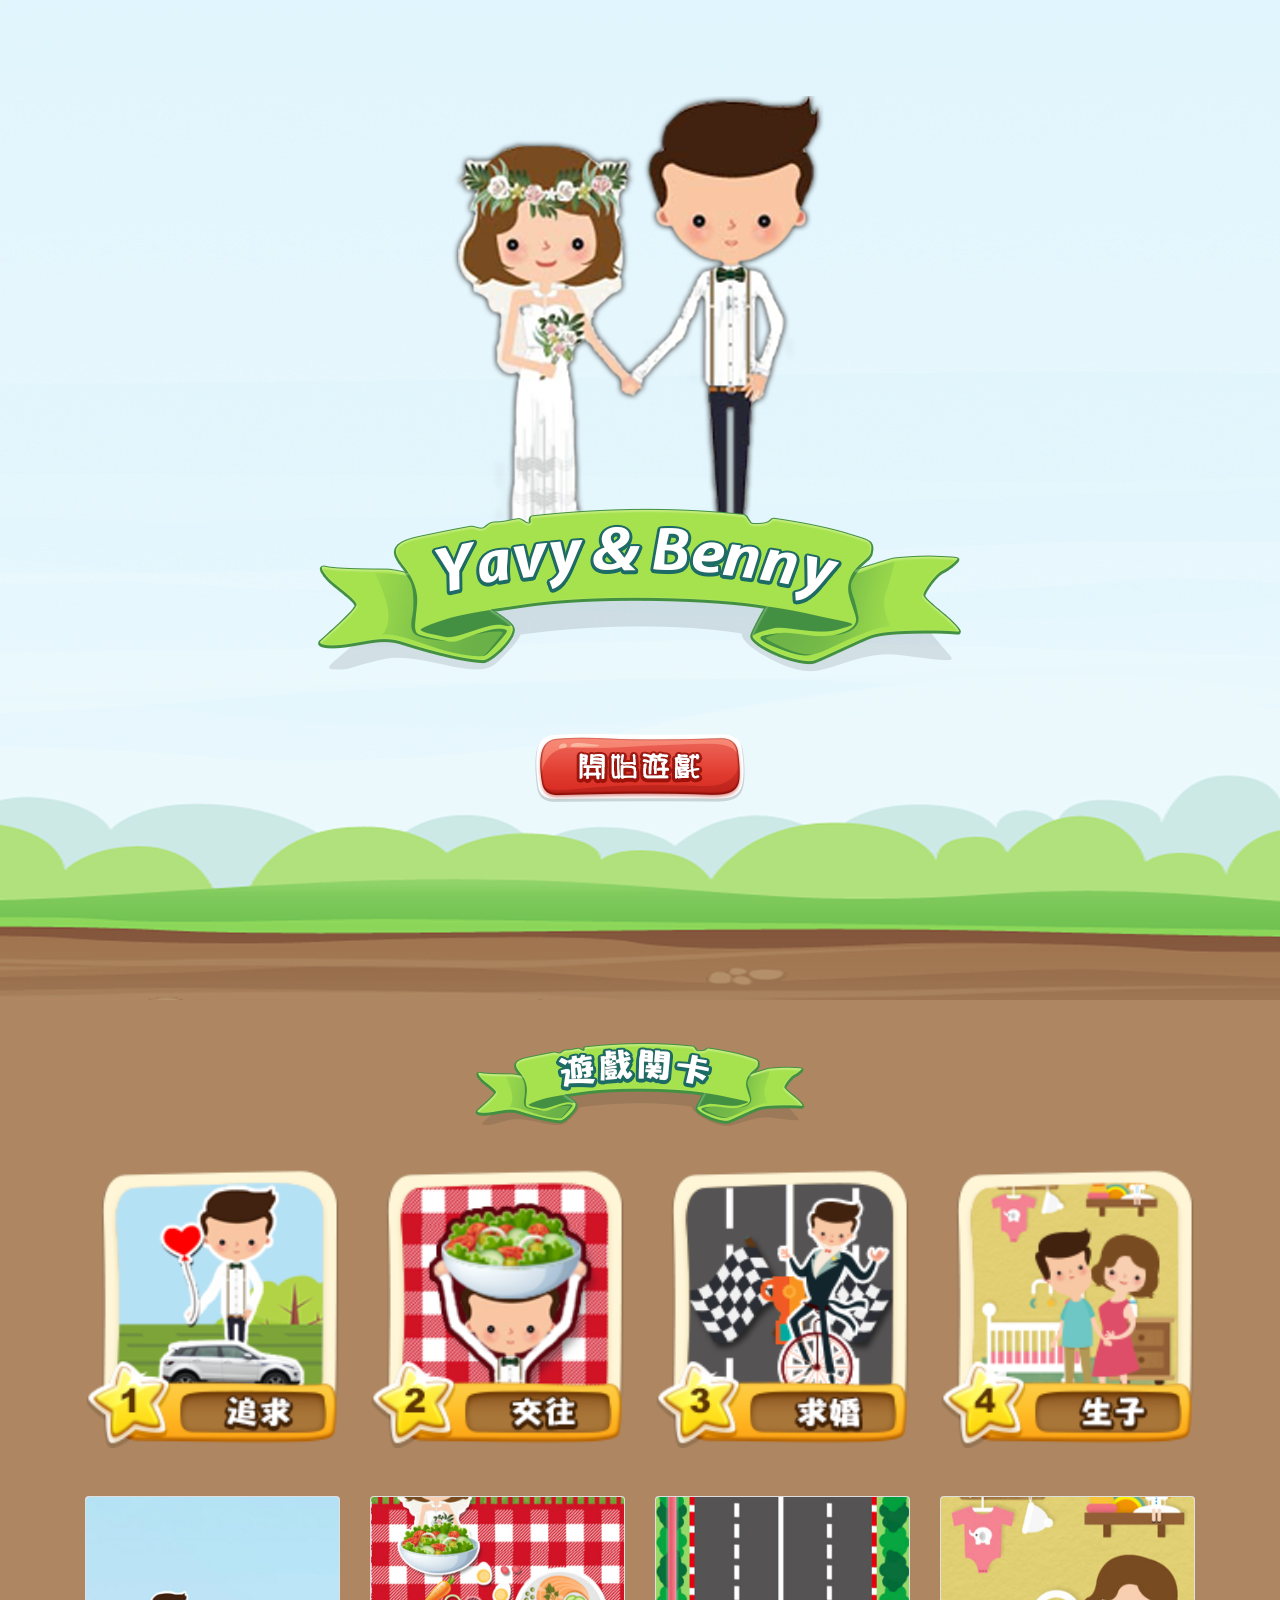
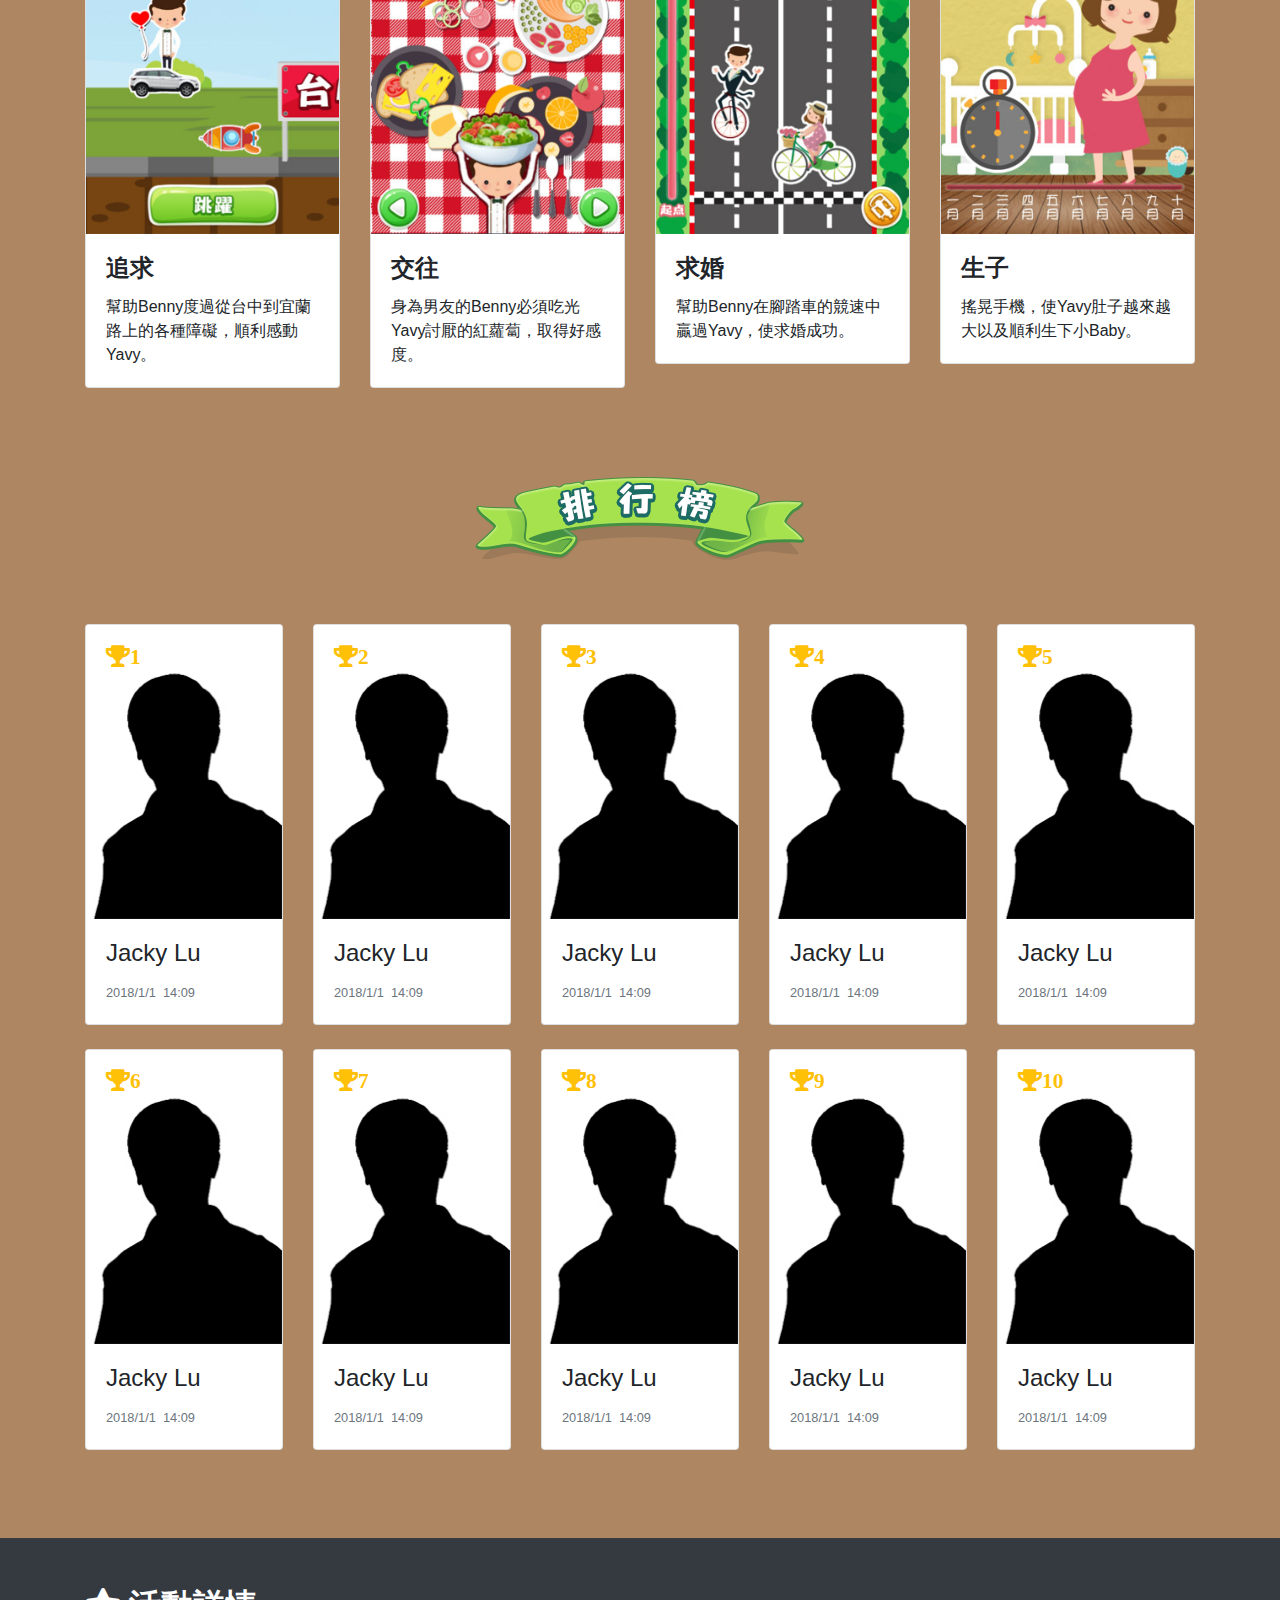
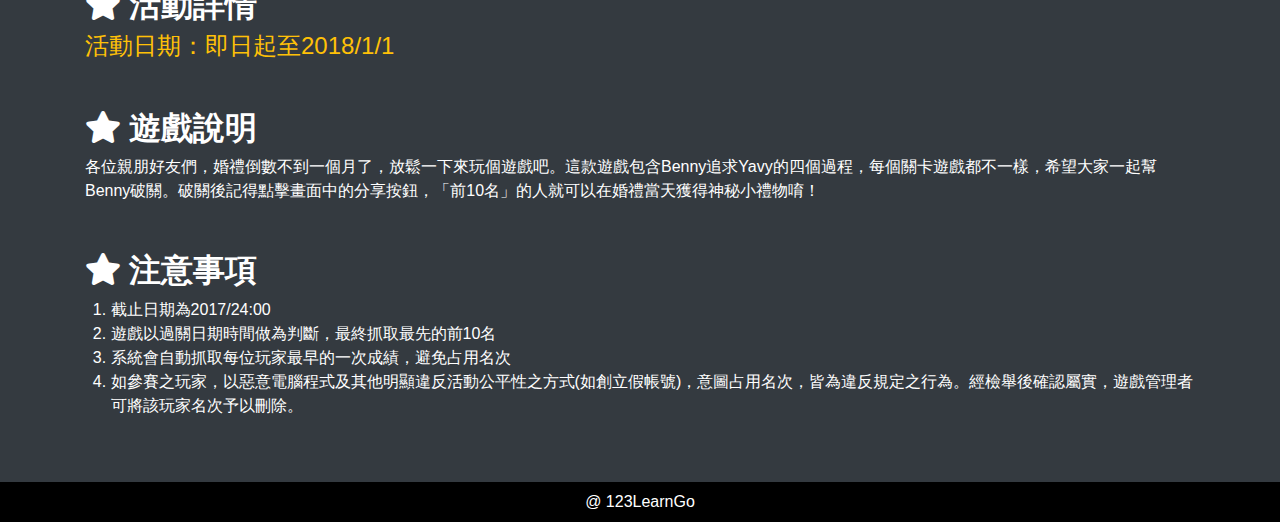
<file: 履歷/index.html>
<!DOCTYPE html>
<html lang="en">
<head>
    <meta charset="UTF-8">
    <meta name="viewport" content="width=device-width, initial-scale=1.0">
    <meta http-equiv="X-UA-Compatible" content="ie=edge">
    <title>婚禮遊戲</title>
    <!-- css文件載入 -->
    <link rel="stylesheet" href="./css/bootstrap.min.css">
    <link href="https://use.fontawesome.com/releases/v5.0.6/css/all.css" rel="stylesheet">
    <link rel="stylesheet" href="./css/style.css">
</head>
<body>
<!-- 遊戲封面/start -->
<header class="container mt-5">
    <div class="row">
        <div class="col-12">
            <img src="./images/role.png" alt="婚禮遊戲" class="img-fluid mx-auto d-block mt-5">
            <a href="#" target="_blank">
                <img src="./images/start.png" alt="game start" class="mx-auto d-block mt-5 start-btn">
            </a>
        </div>
    </div>
</header>
<!-- 遊戲封面/end -->
<!-- 遊戲關卡/start -->
<section class="container game-content">
    <div class="row">
        <div class="col-12 mb-3">
            <img src="./images/MenuText.png" alt="遊戲關卡" class="img-fluid mx-auto d-block">
        </div>
        <div class="col-6 col-md-3">
            <img src="./images/Menu1.png" alt="第一關" class="img-fluid mx-auto d-block w-100">
        </div>
        <div class="col-6 col-md-3">
            <img src="./images/Menu2.png" alt="第二關" class="img-fluid mx-auto d-block w-100">
        </div>
        <div class="col-6 col-md-3">
            <img src="./images/Menu3.png" alt="第三關" class="img-fluid mx-auto d-block w-100">
        </div>
        <div class="col-6 col-md-3">
            <img src="./images/Menu4.png" alt="第四關" class="img-fluid mx-auto d-block w-100">
        </div>
    </div>
</section>
<!-- 遊戲關卡/end -->
<!-- 遊戲說明/start -->
<section class="container mt-5 pb-3">
    <div class="row">
        <div class="col-12 col-sm-6 col-md-3 mb-4">
            <div class="card">
                <img src="./images/level-1.jpg" alt="關卡1場景" class="card-img-top">
                <div class="card-body">
                    <h4 class="card-title">
                        <strong>追求</strong>
                    </h4>
                    <p class="card-text">幫助Benny度過從台中到宜蘭路上的各種障礙，順利感動Yavy。</p>
                </div>
            </div>
        </div>
        <div class="col-12 col-sm-6 col-md-3 mb-4">
            <div class="card">
                <img src="./images/level-2.jpg" alt="關卡2場景" class="card-img-top">
                <div class="card-body">
                    <h4 class="card-title">
                        <strong>交往</strong>
                    </h4>
                    <p class="card-text">身為男友的Benny必須吃光Yavy討厭的紅蘿蔔，取得好感度。</p>
                </div>
            </div>
        </div>
        <div class="col-12 col-sm-6 col-md-3 mb-4">
            <div class="card">
                <img src="./images/level-3.jpg" alt="關卡3場景" class="card-img-top">
                <div class="card-body">
                    <h4 class="card-title">
                        <strong>求婚</strong>
                    </h4>
                    <p class="card-text">幫助Benny在腳踏車的競速中贏過Yavy，使求婚成功。</p>
                </div>
            </div>
        </div>
        <div class="col-12 col-sm-6 col-md-3 mb-4">
            <div class="card">
                <img src="./images/level-4.jpg" alt="關卡4場景" class="card-img-top">
                <div class="card-body">
                    <h4 class="card-title">
                        <strong>生子</strong>
                    </h4>
                    <p class="card-text">搖晃手機，使Yavy肚子越來越大以及順利生下小Baby。</p>
                </div>
            </div>
        </div>
    </div>
</section>
<!-- 遊戲說明/end -->
<!-- 排行榜/start -->
<section class="container mt-5 pb-3">
    <div class="row">
        <div class="col-12 mb-5">
            <img src="./images/ranking.png" alt="排行榜" class="img-fluid mx-auto d-block mb-3">
        </div>
    </div>
    <div class="card-deck mb-4">
        <div class="card">
            <img src="./images/ranking-role.jpg" alt="頭像" class="card-img-top">
            <div class="card-img-overlay">
                <i class="fas fa-trophy fa-lg text-warning" aria-hidden="true">1</i>
            </div>
            <div class="card-body">
                <h4 class="card-title">Jacky Lu</h4>
                <small class="text-muted">2018/1/1&nbsp;&nbsp;14:09</small>
            </div>
        </div>
        <div class="card">
            <img src="./images/ranking-role.jpg" alt="頭像" class="card-img-top">
            <div class="card-img-overlay">
                <i class="fas fa-trophy fa-lg text-warning" aria-hidden="true">2</i>
            </div>
            <div class="card-body">
                <h4 class="card-title">Jacky Lu</h4>
                <small class="text-muted">2018/1/1&nbsp;&nbsp;14:09</small>
            </div>
        </div>
        <div class="card">
            <img src="./images/ranking-role.jpg" alt="頭像" class="card-img-top">
            <div class="card-img-overlay">
                <i class="fas fa-trophy fa-lg text-warning" aria-hidden="true">3</i>
            </div>
            <div class="card-body">
                <h4 class="card-title">Jacky Lu</h4>
                <small class="text-muted">2018/1/1&nbsp;&nbsp;14:09</small>
            </div>
        </div>
        <div class="card">
            <img src="./images/ranking-role.jpg" alt="頭像" class="card-img-top">
            <div class="card-img-overlay">
                <i class="fas fa-trophy fa-lg text-warning" aria-hidden="true">4</i>
            </div>
            <div class="card-body">
                <h4 class="card-title">Jacky Lu</h4>
                <small class="text-muted">2018/1/1&nbsp;&nbsp;14:09</small>
            </div>
        </div>
        <div class="card">
            <img src="./images/ranking-role.jpg" alt="頭像" class="card-img-top">
            <div class="card-img-overlay">
                <i class="fas fa-trophy fa-lg text-warning" aria-hidden="true">5</i>
            </div>
            <div class="card-body">
                <h4 class="card-title">Jacky Lu</h4>
                <small class="text-muted">2018/1/1&nbsp;&nbsp;14:09</small>
            </div>
        </div>
    </div>
    <div class="card-deck mb-4">
        <div class="card">
            <img src="./images/ranking-role.jpg" alt="頭像" class="card-img-top">
            <div class="card-img-overlay">
                <i class="fas fa-trophy fa-lg text-warning" aria-hidden="true">6</i>
            </div>
            <div class="card-body">
                <h4 class="card-title">Jacky Lu</h4>
                <small class="text-muted">2018/1/1&nbsp;&nbsp;14:09</small>
            </div>
        </div>
        <div class="card">
            <img src="./images/ranking-role.jpg" alt="頭像" class="card-img-top">
            <div class="card-img-overlay">
                <i class="fas fa-trophy fa-lg text-warning" aria-hidden="true">7</i>
            </div>
            <div class="card-body">
                <h4 class="card-title">Jacky Lu</h4>
                <small class="text-muted">2018/1/1&nbsp;&nbsp;14:09</small>
            </div>
        </div>
        <div class="card">
            <img src="./images/ranking-role.jpg" alt="頭像" class="card-img-top">
            <div class="card-img-overlay">
                <i class="fas fa-trophy fa-lg text-warning" aria-hidden="true">8</i>
            </div>
            <div class="card-body">
                <h4 class="card-title">Jacky Lu</h4>
                <small class="text-muted">2018/1/1&nbsp;&nbsp;14:09</small>
            </div>
        </div>
        <div class="card">
            <img src="./images/ranking-role.jpg" alt="頭像" class="card-img-top">
            <div class="card-img-overlay">
                <i class="fas fa-trophy fa-lg text-warning" aria-hidden="true">9</i>
            </div>
            <div class="card-body">
                <h4 class="card-title">Jacky Lu</h4>
                <small class="text-muted">2018/1/1&nbsp;&nbsp;14:09</small>
            </div>
        </div>
        <div class="card">
            <img src="./images/ranking-role.jpg" alt="頭像" class="card-img-top">
            <div class="card-img-overlay">
                <i class="fas fa-trophy fa-lg text-warning" aria-hidden="true">10</i>
            </div>
            <div class="card-body">
                <h4 class="card-title">Jacky Lu</h4>
                <small class="text-muted">2018/1/1&nbsp;&nbsp;14:09</small>
            </div>
        </div>
    </div>
</section>
<!-- 排行榜/end -->
<!-- 活動辦法/start -->
<section class="bg-dark mt-5">
    <div class="container">
        <div class="row">
            <div class="col-12 pt-5 pb-5 text-white">
                <h2>
                    <i class="fas fa-star" aria-hidden="true">
                        <strong>活動詳情</strong>
                    </i>
                </h2>
                <h4 class="text-warning">活動日期：即日起至2018/1/1</h4>
                <h2 class="mt-5">
                    <i class="fas fa-star" aria-hidden="true">
                        <strong>遊戲說明</strong>
                    </i>
                </h2>
                <p>各位親朋好友們，婚禮倒數不到一個月了，放鬆一下來玩個遊戲吧。這款遊戲包含Benny追求Yavy的四個過程，每個關卡遊戲都不一樣，希望大家一起幫Benny破關。破關後記得點擊畫面中的分享按鈕，「前10名」的人就可以在婚禮當天獲得神秘小禮物唷！</p>
                <h2 class="mt-5">
                    <i class="fas fa-star" aria-hidden="true">
                        <strong>注意事項</strong>
                    </i>
                </h2>
                <ul class="game-rule">
                    <li>截止日期為2017/24:00</li>
                    <li>遊戲以過關日期時間做為判斷，最終抓取最先的前10名</li>
                    <li>系統會自動抓取每位玩家最早的一次成績，避免占用名次</li>
                    <li>如參賽之玩家，以惡意電腦程式及其他明顯違反活動公平性之方式(如創立假帳號)，意圖占用名次，皆為違反規定之行為。經檢舉後確認屬實，遊戲管理者可將該玩家名次予以刪除。</li>
                </ul>
            </div>
        </div>
    </div>
</section>
<!-- 活動辦法/end -->
<!-- 頁腳/start -->
<footer>
    <p class="text-white text-center mb-0">@ 123LearnGo</p>
</footer>
<!-- 頁腳/end -->
</body>
</html>
</file>
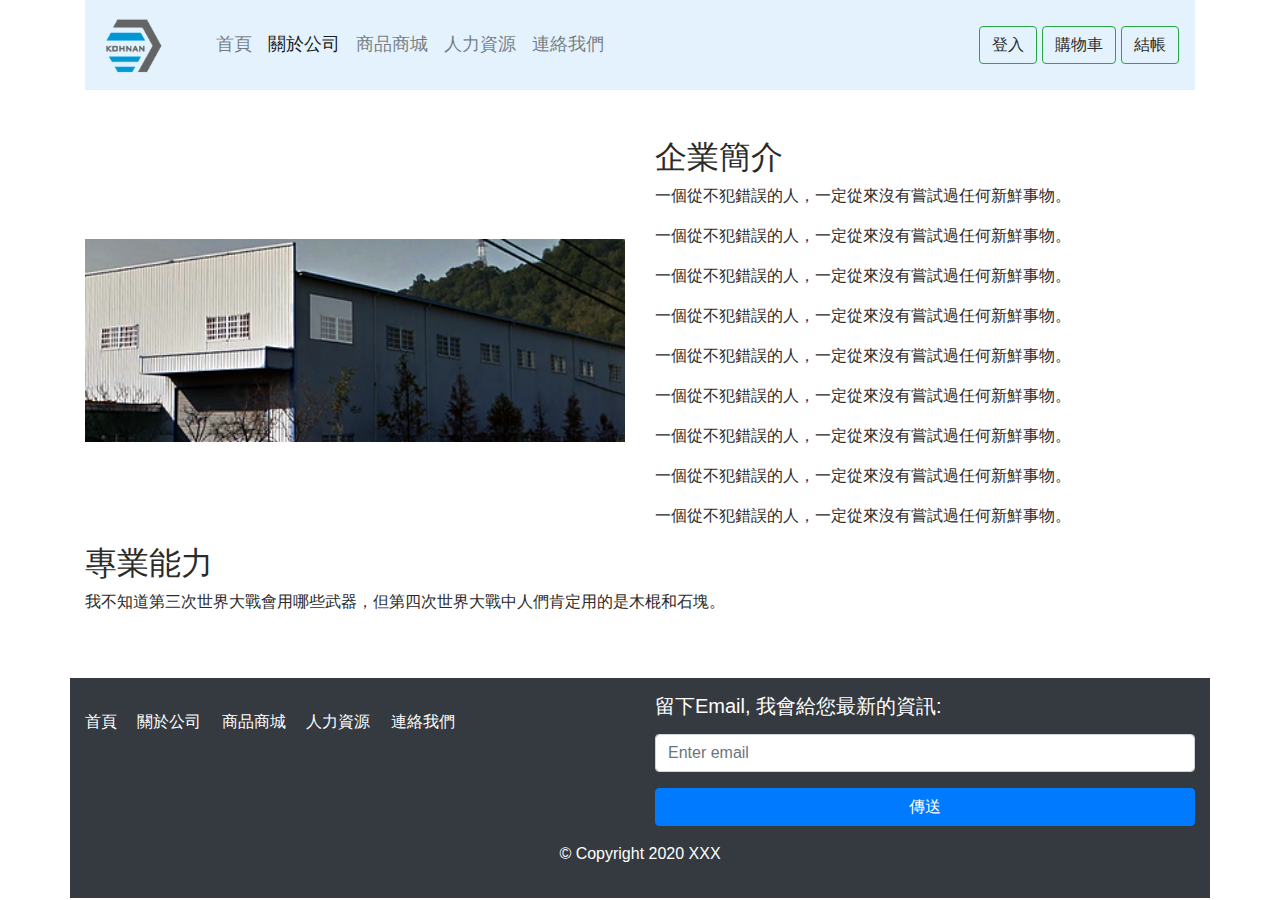
<file: 履歷/about.html>
<!DOCTYPE html>
<html>
<head>
	<meta charset="utf-8">
	<title></title>
	<meta name="viewport" content="width=device-width, initial-scale=1">
  <link rel="stylesheet" href="css/bootstrap.min.css">
  <link rel="stylesheet" href="css/ex1229.css">
  <script src="js/jquery-3.5.1.min.js"></script>  	
  <script src="js/bootstrap.min.js"></script>
</head>

<body>

<header class="container">
 <nav class="navbar navbar-expand-md navbar-light mynav">
  <!-- Brand -->
  <a class="navbar-brand" href="ex1229.html">
    <img src="images/logo.png" width="70%">
  </a>

  <!-- Toggler/collapsibe Button -->
  <button class="navbar-toggler" type="button" data-toggle="collapse" data-target="#collapsibleNavbar">
    <span class="navbar-toggler-icon"></span>
  </button>

  <!-- Navbar links -->
  <div class="collapse navbar-collapse" id="collapsibleNavbar">
    <ul class="navbar-nav">
      <li class="nav-item">
        <a class="nav-link" href="ex1229.html">首頁</a>
      </li>
      <li class="nav-item active">
        <a class="nav-link" href="about.html">關於公司</a>
      </li>
      <li class="nav-item">
        <a class="nav-link" href="shop.html">商品商城</a>
      </li>
      <li class="nav-item">
        <a class="nav-link" href="job.html">人力資源</a>
      </li>
      <li class="nav-item">
        <a class="nav-link" href="contact.html">連絡我們</a>
      </li>
    </ul>
    <div class="ml-auto">
      <a href="#" class="btn btn-outline-success">登入</a>
      <a href="#" class="btn btn-outline-success">購物車</a>
      <a href="#" class="btn btn-outline-success">結帳</a>
    </div>
  </div>
</nav>
</header>

<section class="container mt-5">
  <div class="row">
    <div class="col-md-6 d-flex align-items-center">
      <img src="images/factory.png" class="w-100 img-fluid">
    </div>
    <div class="col-md-6 my-3 my-md-0">
      <h2>企業簡介</h2>
      <p>一個從不犯錯誤的人，一定從來沒有嘗試過任何新鮮事物。</p>
      <p>一個從不犯錯誤的人，一定從來沒有嘗試過任何新鮮事物。</p>
      <p>一個從不犯錯誤的人，一定從來沒有嘗試過任何新鮮事物。</p>
      <p>一個從不犯錯誤的人，一定從來沒有嘗試過任何新鮮事物。</p>
      <p>一個從不犯錯誤的人，一定從來沒有嘗試過任何新鮮事物。</p>
      <p>一個從不犯錯誤的人，一定從來沒有嘗試過任何新鮮事物。</p>
      <p>一個從不犯錯誤的人，一定從來沒有嘗試過任何新鮮事物。</p>
      <p>一個從不犯錯誤的人，一定從來沒有嘗試過任何新鮮事物。</p>
      <p>一個從不犯錯誤的人，一定從來沒有嘗試過任何新鮮事物。</p>
    </div>
  </div>
  <div class="row">
    <div class="col-md-12">
      <h2>專業能力</h2>
      <p>我不知道第三次世界大戰會用哪些武器，但第四次世界大戰中人們肯定用的是木棍和石塊。</p>
    </div>
  </div>
</section>

<footer class="container mt-5 bg-dark pt-3 pb-3">
  <div class="row">
    <div class="col-md-6 mt-3 mb-3">
      <ul class="footer-menu">
      <li class="">
        <a class="" href="#">首頁</a>
      </li>
      <li class="">
        <a class="" href="#">關於公司</a>
      </li>
      <li class="">
        <a class="" href="#">商品商城</a>
      </li>
      <li class="">
        <a class="" href="#">人力資源</a>
      </li>
      <li class="">
        <a class="" href="#">連絡我們</a>
      </li>
    </ul>
    </div>
    <div class="col-md-6">
       <form action="">
          <div class="form-group">
            <label for="email"><h5 class="text-white">留下Email, 我會給您最新的資訊:</h5></label>
            <input type="email" class="form-control" placeholder="Enter email" id="email">
          </div>         
          <button type="submit" class="btn btn-primary btn-block">傳送</button>
      </form> 
    </div>
  </div>

  <div class="row mt-3">
    <div class="col-md-12 bg-dark">
      <p class="text-white text-center">&copy Copyright 2020 XXX</p>
    </div>
  </div>
</footer>
</body>
</html>
</file>
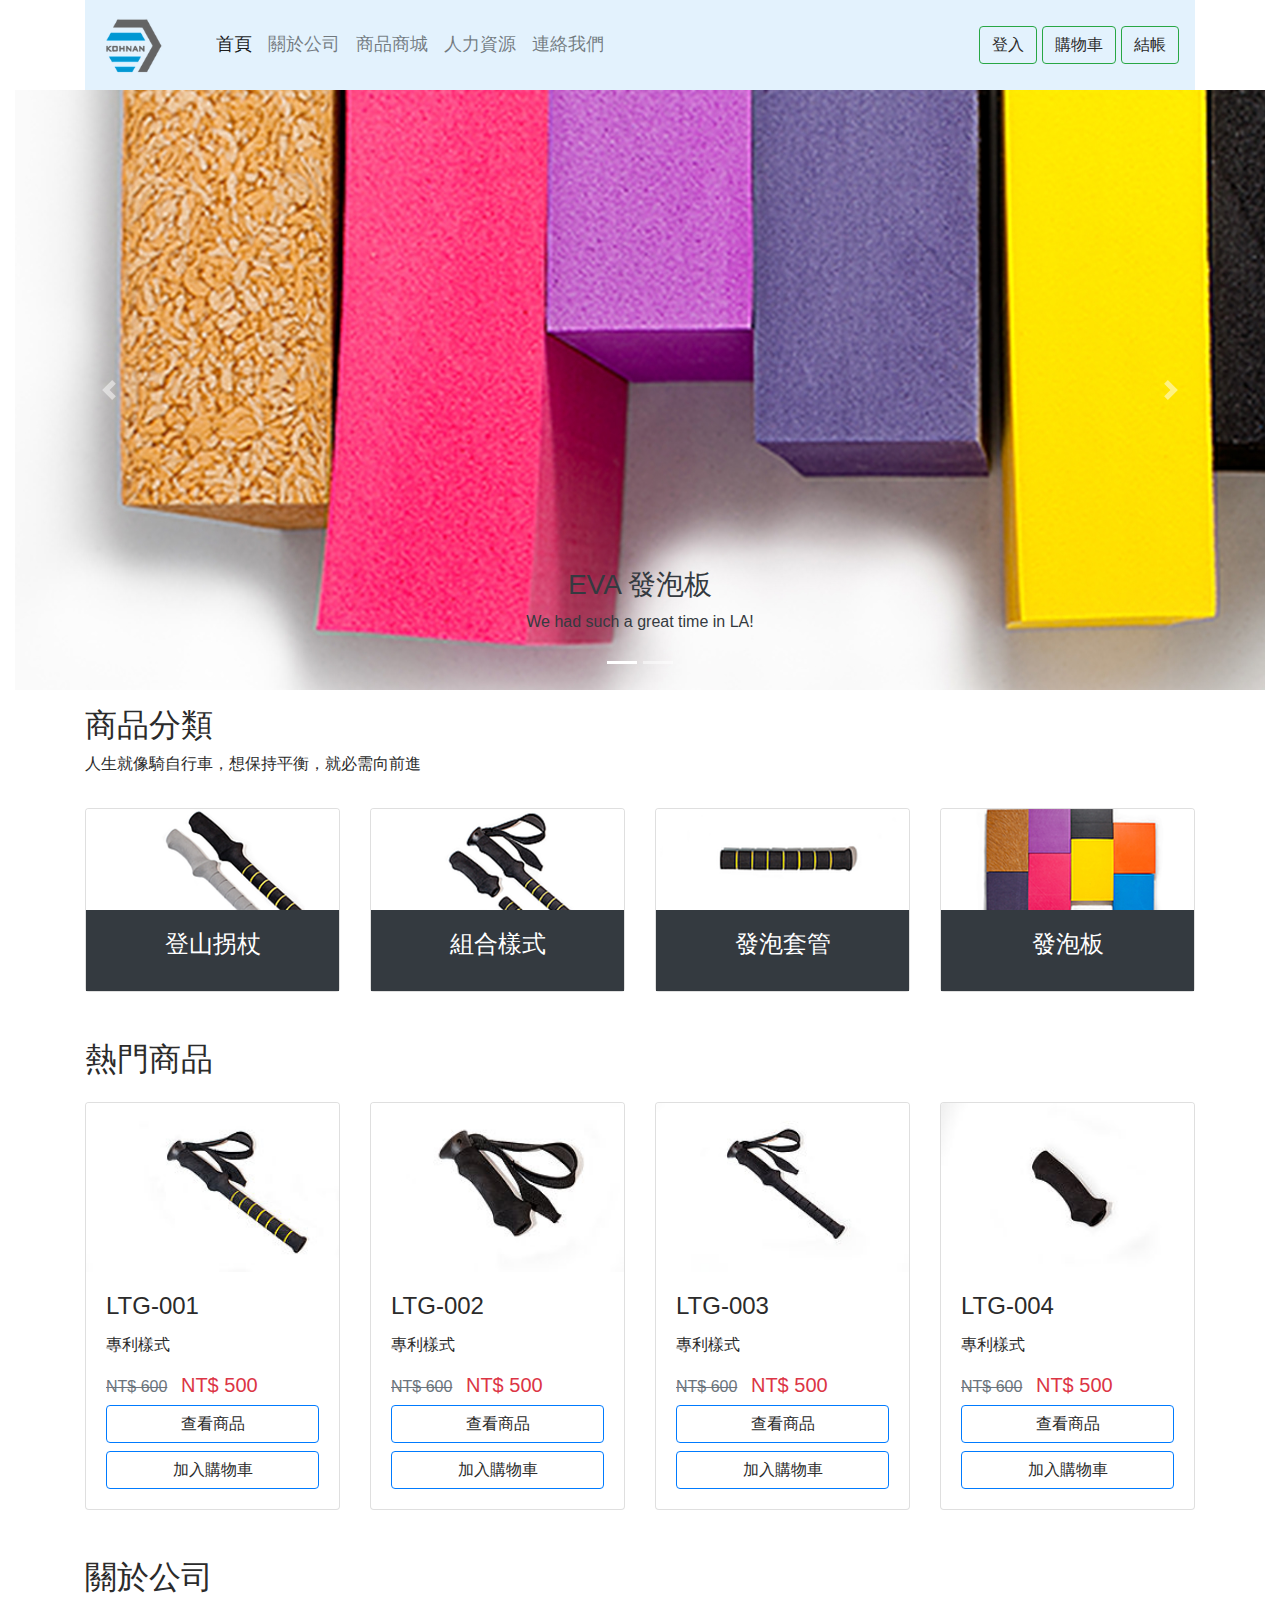
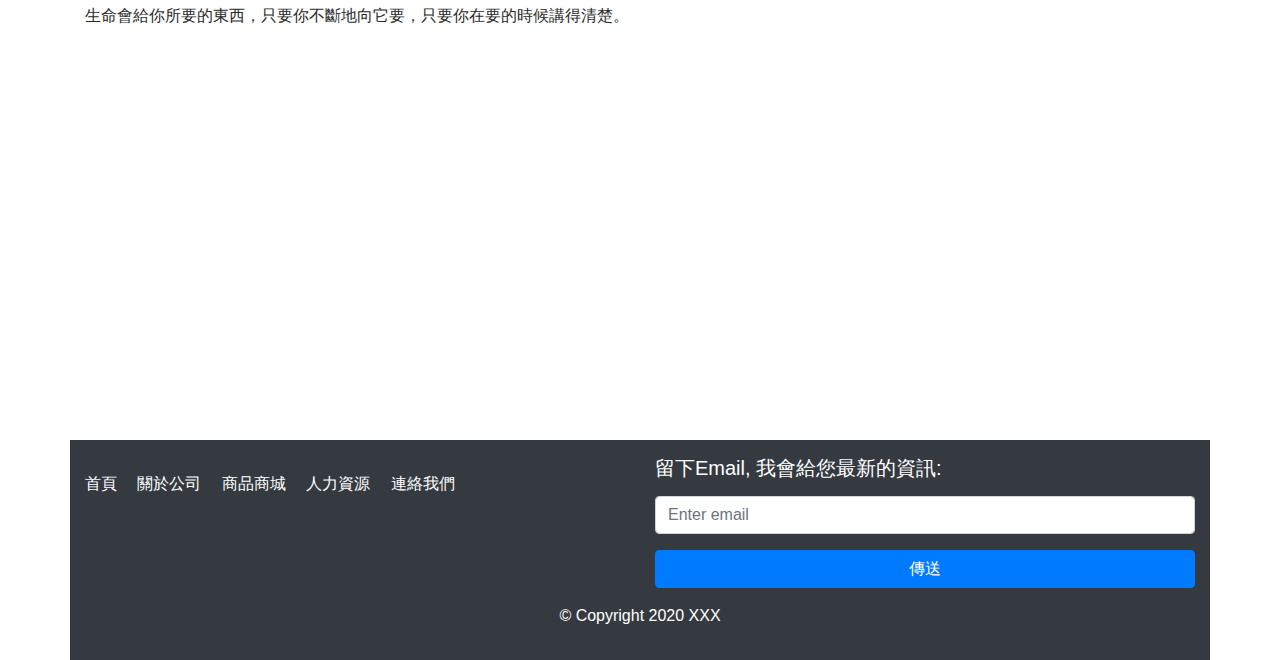
<file: 履歷/ex1229.html>
<!DOCTYPE html>
<html>
<head>
	<meta charset="utf-8">
	<title></title>
	<meta name="viewport" content="width=device-width, initial-scale=1">
  <link rel="stylesheet" href="css/bootstrap.min.css">
  <link rel="stylesheet" href="css/ex1229.css">
  <script src="js/jquery-3.5.1.min.js"></script>  	
  <script src="js/bootstrap.min.js"></script>
</head>

<body>

<header class="container">
 
 <nav class="navbar navbar-expand-md navbar-light mynav">
  <!-- Brand -->
  <a class="navbar-brand" href="ex1229.html">
    <img src="images/logo.png" width="70%">
  </a>

  <!-- Toggler/collapsibe Button -->
  <button class="navbar-toggler" type="button" data-toggle="collapse" data-target="#collapsibleNavbar">
    <span class="navbar-toggler-icon"></span>
  </button>

  <!-- Navbar links -->
  <div class="collapse navbar-collapse" id="collapsibleNavbar">
    <ul class="navbar-nav">
      <li class="nav-item active">
        <a class="nav-link" href="ex1229.html">首頁</a>
      </li>
      <li class="nav-item">
        <a class="nav-link" href="about.html">關於公司</a>
      </li>
      <li class="nav-item">
        <a class="nav-link" href="shop.html">商品商城</a>
      </li>
      <li class="nav-item">
        <a class="nav-link" href="job.html">人力資源</a>
      </li>
      <li class="nav-item">
        <a class="nav-link" href="contact.html">連絡我們</a>
      </li>
    </ul>
    <div class="ml-auto">
      <a href="#" class="btn btn-outline-success">登入</a>
      <a href="#" class="btn btn-outline-success">購物車</a>
      <a href="#" class="btn btn-outline-success">結帳</a>
    </div>
  </div>
</nav>

</header>

<section class="container-fluid">

<div id="demo" class="carousel slide" data-ride="carousel">
  <ul class="carousel-indicators">
    <li data-target="#demo" data-slide-to="0" class="active"></li>
    <li data-target="#demo" data-slide-to="1"></li>    
  </ul>
  <div class="carousel-inner">
    <div class="carousel-item active">
      <img src="images/slider_1.jpg">
      <div class="carousel-caption text-dark">
        <h3>EVA 發泡板</h3>
        <p>We had such a great time in LA!</p>
      </div>   
    </div>
    <div class="carousel-item">
      <img src="images/slider_2.jpg">
      <div class="carousel-caption">
        <h3>廠房</h3>
        <p>Thank you, Chicago!</p>
      </div>   
    </div>
    
  </div>
  <a class="carousel-control-prev" href="#demo" data-slide="prev">
    <span class="carousel-control-prev-icon"></span>
  </a>
  <a class="carousel-control-next" href="#demo" data-slide="next">
    <span class="carousel-control-next-icon"></span>
  </a>
</div>

</section>  

<section class="container">
  <div class="row mt-3">
    <div class="col-md-12">
      <h2>商品分類</h2>
      <p>人生就像騎自行車，想保持平衡，就必需向前進</p>
    </div>
  </div>
  <div class="row mt-3">
    <div class="col-md-3">
      <div class="card mycard">
        <a href="#">
          <img class="card-img-top" src="images/services_1.jpg" style="width:100%">
          <div class="card-body bg-dark">
            <h4 class="card-title  text-white text-center">登山拐杖</h4>          
          </div>
        </a>
      </div>
    </div>
    <div class="col-md-3">
      <div class="card mycard">
        <a href="#">
          <img class="card-img-top" src="images/services_2.jpg" style="width:100%">
          <div class="card-body bg-dark">
            <h4 class="card-title  text-white text-center">組合樣式</h4>          
          </div>
        </a>
      </div>
    </div>
    <div class="col-md-3">
      <div class="card mycard">
        <a href="#">
          <img class="card-img-top" src="images/services_3.jpg" style="width:100%">
          <div class="card-body bg-dark">
            <h4 class="card-title  text-white text-center">發泡套管</h4>          
          </div>
        </a>
      </div>
    </div>
    <div class="col-md-3">
      <div class="card mycard">
        <a href="#">
          <img class="card-img-top" src="images/services_4.jpg" style="width:100%">
          <div class="card-body bg-dark">
            <h4 class="card-title  text-white text-center">發泡板</h4>          
          </div>
        </a>
      </div>
    </div>
  </div>

</section>

<section class="container">
  <div class="row mt-5">
    <div class="col-md-12">
      <h2>熱門商品</h2>      
    </div>
  </div>
  <div class="row mt-3">
    <div class="col-md-3">
      <div class="card mycard">
        
          <img class="card-img-top" src="images/product/eva_1.jpg" style="width:100%">
          <div class="card-body">
            <h4 class="card-title">LTG-001</h4> 
            <p class="card-text">專利樣式</p>
            <h5 class="text-danger"><small class="text-secondary mr-2"><del>NT$&nbsp;600</del></small>
            NT$&nbsp;500</h5>
            <a href="#" class="btn btn-outline-primary btn-block">查看商品</a>
            <a href="#" class="btn btn-outline-primary btn-block">加入購物車</a>           
          </div>
        
      </div>
    </div>
    <div class="col-md-3">
      <div class="card mycard">
        <img class="card-img-top" src="images/product/eva_2.jpg" style="width:100%">
          <div class="card-body">
            <h4 class="card-title">LTG-002</h4> 
            <p class="card-text">專利樣式</p>
            <h5 class="text-danger"><small class="text-secondary mr-2"><del>NT$&nbsp;600</del></small>
            NT$&nbsp;500</h5>
            <a href="#" class="btn btn-outline-primary btn-block">查看商品</a>
            <a href="#" class="btn btn-outline-primary btn-block">加入購物車</a>           
          </div>
      </div>
    </div>
    <div class="col-md-3">
      <div class="card mycard">
        <img class="card-img-top" src="images/product/eva_3.jpg" style="width:100%">
          <div class="card-body">
            <h4 class="card-title">LTG-003</h4> 
            <p class="card-text">專利樣式</p>
            <h5 class="text-danger"><small class="text-secondary mr-2"><del>NT$&nbsp;600</del></small>
            NT$&nbsp;500</h5>
            <a href="#" class="btn btn-outline-primary btn-block">查看商品</a>
            <a href="#" class="btn btn-outline-primary btn-block">加入購物車</a>           
          </div>
      </div>
    </div>
    <div class="col-md-3">
      <div class="card mycard">
       <img class="card-img-top" src="images/product/eva_4.jpg" style="width:100%">
          <div class="card-body">
            <h4 class="card-title">LTG-004</h4> 
            <p class="card-text">專利樣式</p>
            <h5 class="text-danger"><small class="text-secondary mr-2"><del>NT$&nbsp;600</del></small>
            NT$&nbsp;500</h5>
            <a href="#" class="btn btn-outline-primary btn-block">查看商品</a>
            <a href="#" class="btn btn-outline-primary btn-block">加入購物車</a>           
          </div>
      </div>
    </div>
  </div> <!--row-->

</section>

<section class="container">
  <div class="row mt-5">
    <div class="col-md-12">
      <h2>關於公司</h2>
      <p>生命會給你所要的東西，只要你不斷地向它要，只要你在要的時候講得清楚。</p>      
    </div>
  </div>
</section>

<section class="container-fluid">
  <div class="row mt-5">
    <div class="map embed-responsive">
      <iframe src="https://www.google.com/maps/embed?pb=!1m18!1m12!1m3!1d3615.002746961898!2d121.56235021544688!3d25.033980844445264!2m3!1f0!2f0!3f0!3m2!1i1024!2i768!4f13.1!3m3!1m2!1s0x3442abb6da9c9e1f%3A0x1206bcf082fd10a6!2zMTEw5Y-w5YyX5biC5L-h576p5Y2A5L-h576p6Lev5LqU5q61N-iZnw!5e0!3m2!1szh-TW!2stw!4v1609210036026!5m2!1szh-TW!2stw" width="600" height="450" frameborder="0" style="border:0;" allowfullscreen="" aria-hidden="false" tabindex="0"></iframe>
    </div>
  </div>
</section>

<footer class="container mt-5 bg-dark pt-3 pb-3">
  <div class="row">
    <div class="col-md-6 mt-3 mb-3">
      <ul class="footer-menu">
      <li class="">
        <a class="" href="#">首頁</a>
      </li>
      <li class="">
        <a class="" href="#">關於公司</a>
      </li>
      <li class="">
        <a class="" href="shop.html">商品商城</a>
      </li>
      <li class="">
        <a class="" href="#">人力資源</a>
      </li>
      <li class="">
        <a class="" href="#">連絡我們</a>
      </li>
    </ul>
    </div>
    <div class="col-md-6">
       <form action="">
          <div class="form-group">
            <label for="email"><h5 class="text-white">留下Email, 我會給您最新的資訊:</h5></label>
            <input type="email" class="form-control" placeholder="Enter email" id="email">
          </div>         
          <button type="submit" class="btn btn-primary btn-block">傳送</button>
      </form> 
    </div>
  </div>

  <div class="row mt-3">
    <div class="col-md-12 bg-dark">
      <p class="text-white text-center">&copy Copyright 2020 XXX</p>
    </div>
  </div>
</footer>
</body>
</html>
</file>
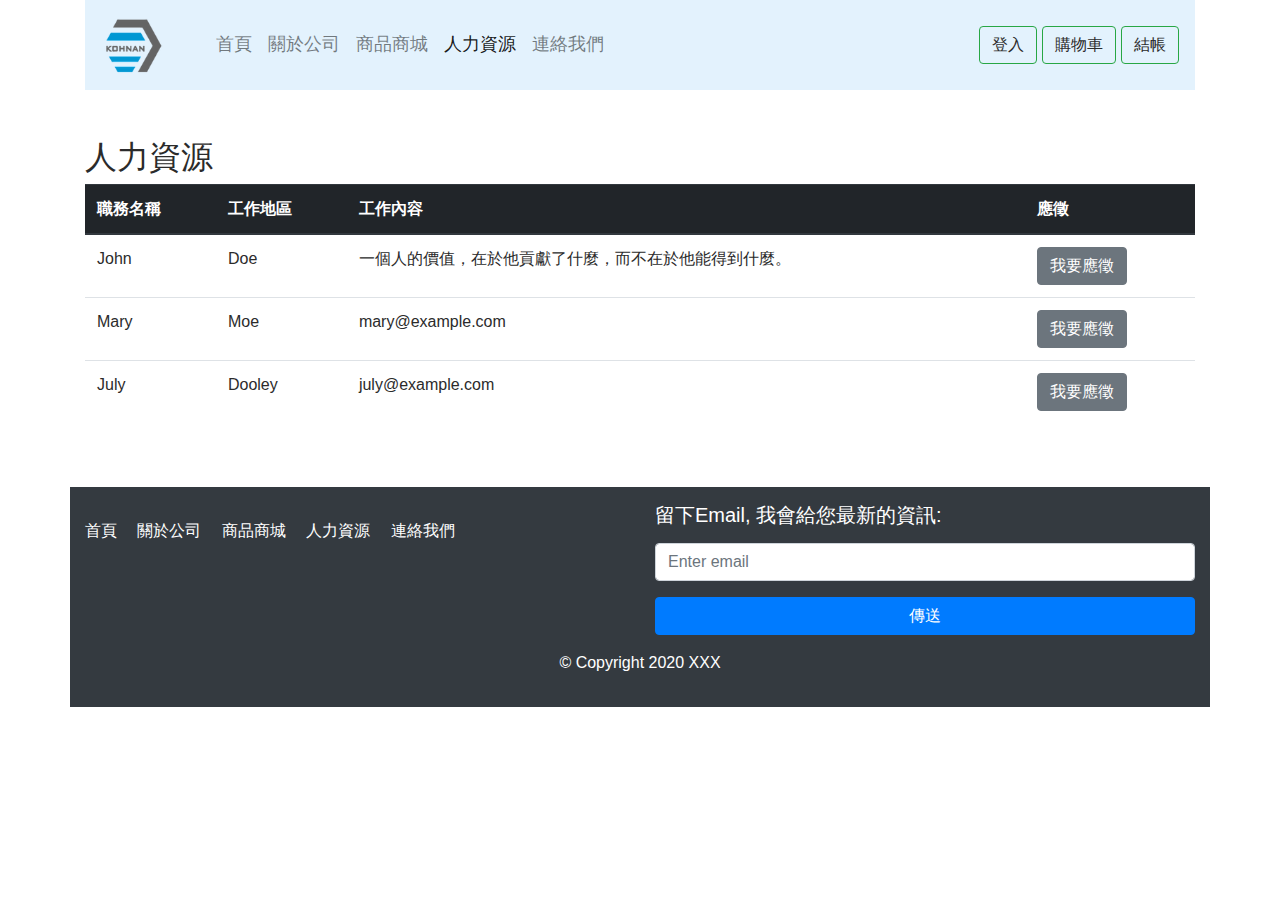
<file: 履歷/job.html>
<!DOCTYPE html>
<html>
<head>
	<meta charset="utf-8">
	<title></title>
	<meta name="viewport" content="width=device-width, initial-scale=1">
  <link rel="stylesheet" href="css/bootstrap.min.css">
  <link rel="stylesheet" href="css/ex1229.css">
  <script src="js/jquery-3.5.1.min.js"></script>  	
  <script src="js/bootstrap.min.js"></script>
</head>

<body>

<header class="container">
 <nav class="navbar navbar-expand-md navbar-light mynav">
  <!-- Brand -->
  <a class="navbar-brand" href="ex1229.html">
    <img src="images/logo.png" width="70%">
  </a>

  <!-- Toggler/collapsibe Button -->
  <button class="navbar-toggler" type="button" data-toggle="collapse" data-target="#collapsibleNavbar">
    <span class="navbar-toggler-icon"></span>
  </button>

  <!-- Navbar links -->
  <div class="collapse navbar-collapse" id="collapsibleNavbar">
    <ul class="navbar-nav">
      <li class="nav-item">
        <a class="nav-link" href="ex1229.html">首頁</a>
      </li>
      <li class="nav-item">
        <a class="nav-link" href="about.html">關於公司</a>
      </li>
      <li class="nav-item">
        <a class="nav-link" href="shop.html">商品商城</a>
      </li>
      <li class="nav-item active">
        <a class="nav-link" href="job.html">人力資源</a>
      </li>
      <li class="nav-item">
        <a class="nav-link" href="contact.html">連絡我們</a>
      </li>
    </ul>
    <div class="ml-auto">
      <a href="#" class="btn btn-outline-success">登入</a>
      <a href="#" class="btn btn-outline-success">購物車</a>
      <a href="#" class="btn btn-outline-success">結帳</a>
    </div>
  </div>
</nav>
</header>

<section class="container mt-5">
  <div class="row">
    <div class="col-md-12">
      <h2>人力資源</h2>    
      <div class="table-responsive-sm">
      <table class="table table-hover">
        <thead class="thead-dark">
          <tr>
            <th scope="col">職務名稱</th>
            <th scope="col">工作地區</th>
            <th scope="col">工作內容</th>           
            <th scope="col">應徵</th>
          </tr>
        </thead>
        <tbody>
          <tr>
            <td>John</td>
            <td>Doe</td>
            <td>一個人的價值，在於他貢獻了什麼，而不在於他能得到什麼。</td>
            <td scope="row"><a href="#" class="btn btn-secondary text-white">我要應徵</a></td>
          </tr>
          <tr>
            <td>Mary</td>
            <td>Moe</td>
            <td>mary@example.com</td>
            <td scope="row"><a href="#" class="btn btn-secondary text-white">我要應徵</a></td>
          </tr>
          <tr>
            <td>July</td>
            <td>Dooley</td>
            <td>july@example.com</td>
            <td scope="row"><a href="#" class="btn btn-secondary text-white">我要應徵</a></td>
          </tr>
        </tbody>
      </table>
    </div>
  </div>  
</section>

<footer class="container mt-5 bg-dark pt-3 pb-3">
  <div class="row">
    <div class="col-md-6 mt-3 mb-3">
      <ul class="footer-menu">
      <li class="">
        <a class="" href="#">首頁</a>
      </li>
      <li class="">
        <a class="" href="#">關於公司</a>
      </li>
      <li class="">
        <a class="" href="#">商品商城</a>
      </li>
      <li class="">
        <a class="" href="#">人力資源</a>
      </li>
      <li class="">
        <a class="" href="#">連絡我們</a>
      </li>
    </ul>
    </div>
    <div class="col-md-6">
       <form action="">
          <div class="form-group">
            <label for="email"><h5 class="text-white">留下Email, 我會給您最新的資訊:</h5></label>
            <input type="email" class="form-control" placeholder="Enter email" id="email">
          </div>         
          <button type="submit" class="btn btn-primary btn-block">傳送</button>
      </form> 
    </div>
  </div>

  <div class="row mt-3">
    <div class="col-md-12 bg-dark">
      <p class="text-white text-center">&copy Copyright 2020 XXX</p>
    </div>
  </div>
</footer>
</body>
</html>
</file>
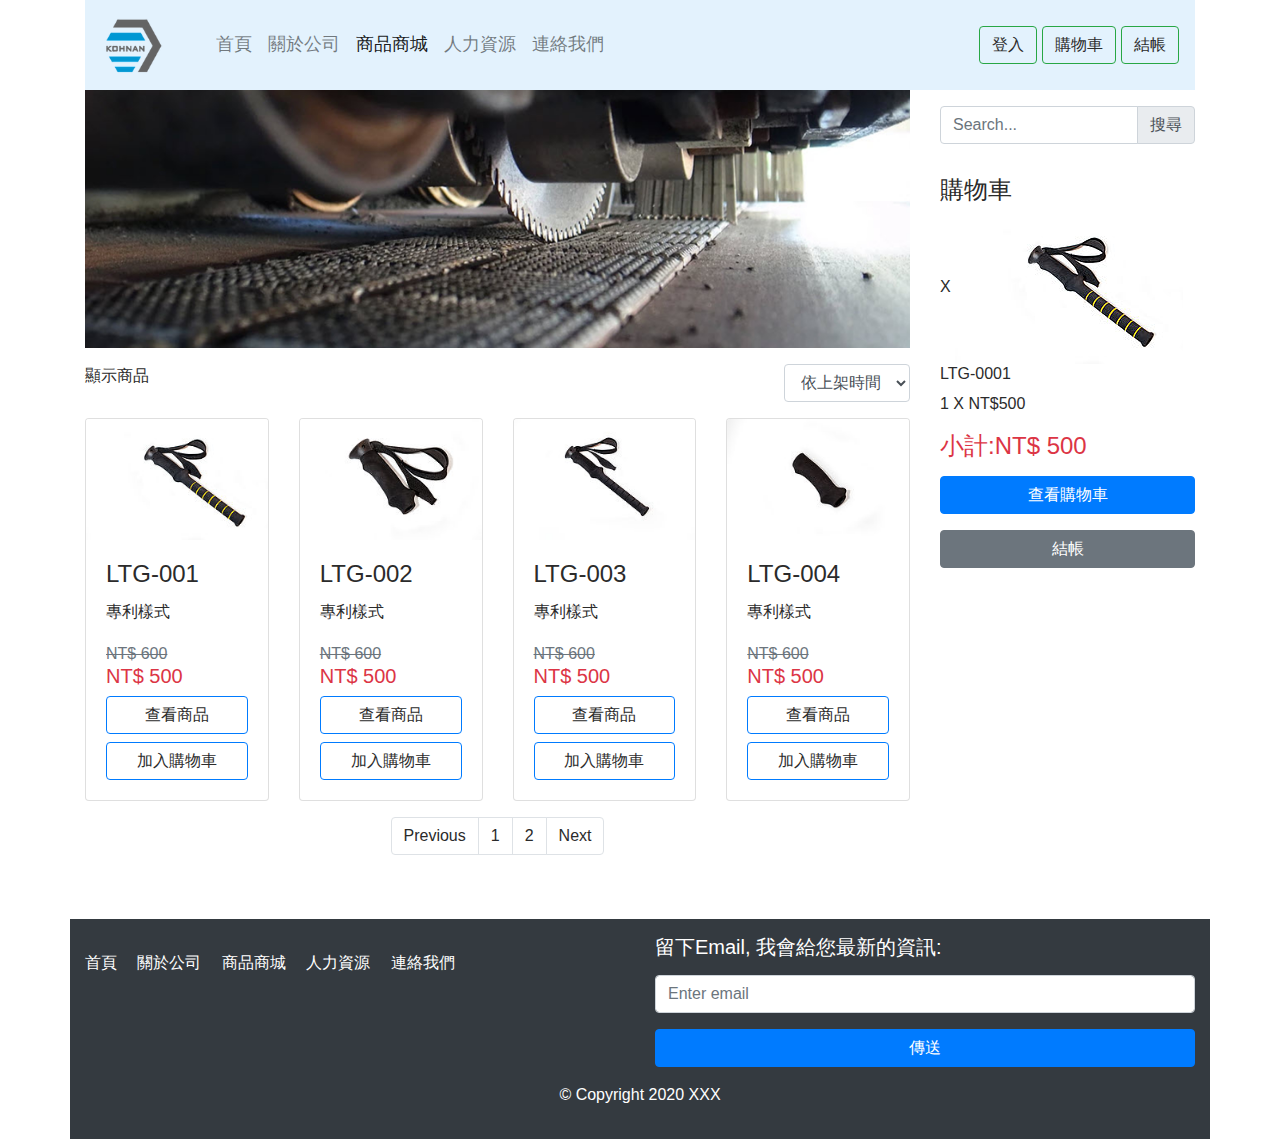
<file: 履歷/shop.html>
<!DOCTYPE html>
<html>
<head>
	<meta charset="utf-8">
	<title></title>
	<meta name="viewport" content="width=device-width, initial-scale=1">
  <link rel="stylesheet" href="css/bootstrap.min.css">
  <link rel="stylesheet" href="css/ex1229.css">
  <script src="js/jquery-3.5.1.min.js"></script>  	
  <script src="js/bootstrap.min.js"></script>
</head>

<body>

<header class="container">
 <nav class="navbar navbar-expand-md navbar-light mynav">
  <!-- Brand -->
  <a class="navbar-brand" href="ex1229.html">
    <img src="images/logo.png" width="70%">
  </a>

  <!-- Toggler/collapsibe Button -->
  <button class="navbar-toggler" type="button" data-toggle="collapse" data-target="#collapsibleNavbar">
    <span class="navbar-toggler-icon"></span>
  </button>

  <!-- Navbar links -->
  <div class="collapse navbar-collapse" id="collapsibleNavbar">
    <ul class="navbar-nav">
      <li class="nav-item">
        <a class="nav-link" href="ex1229.html">首頁</a>
      </li>
      <li class="nav-item">
        <a class="nav-link" href="about.html">關於公司</a>
      </li>
      <li class="nav-item active">
        <a class="nav-link" href="shop.html">商品商城</a>
      </li>
      <li class="nav-item">
        <a class="nav-link" href="job.html">人力資源</a>
      </li>
      <li class="nav-item">
        <a class="nav-link" href="contact.html">連絡我們</a>
      </li>
    </ul>
    <div class="ml-auto">
      <a href="#" class="btn btn-outline-success">登入</a>
      <a href="#" class="btn btn-outline-success">購物車</a>
      <a href="#" class="btn btn-outline-success">結帳</a>
    </div>
  </div>
</nav>
</header>

<section class="container">
  <div class="row">
    <!--商品區-->
    <div class="col-md-9">
      <div class="row">
        <div class="col-md-12 mb-3">
          <img src="images/slider_2.jpg" class="img-fluid">
        </div>
        <div class="col-md-12">
          <p class="d-inline-block">顯示商品</p>
          <form action="/action_page.php" class="d-inline-block float-right">
            <div class="form-group">              
              <select class="form-control" id="sel1" name="sellist1">
                <option>依上架時間</option>
                <option>2</option>
                <option>3</option>
                <option>4</option>
              </select>              
            </div>            
          </form>
        </div>

        <div class="col-md-3">
      <div class="card mycard">
        
          <img class="card-img-top" src="images/product/eva_1.jpg" style="width:100%">
          <div class="card-body">
            <h4 class="card-title">LTG-001</h4> 
            <p class="card-text">專利樣式</p>
            <h5 class="text-danger"><small class="text-secondary mr-2"><del>NT$&nbsp;600</del></small>
            NT$&nbsp;500</h5>
            <a href="#" class="btn btn-outline-primary btn-block">查看商品</a>
            <a href="#" class="btn btn-outline-primary btn-block">加入購物車</a>           
          </div>
        
      </div>
    </div>
    <div class="col-md-3">
      <div class="card mycard">
        <img class="card-img-top" src="images/product/eva_2.jpg" style="width:100%">
          <div class="card-body">
            <h4 class="card-title">LTG-002</h4> 
            <p class="card-text">專利樣式</p>
            <h5 class="text-danger"><small class="text-secondary mr-2"><del>NT$&nbsp;600</del></small>
            NT$&nbsp;500</h5>
            <a href="#" class="btn btn-outline-primary btn-block">查看商品</a>
            <a href="#" class="btn btn-outline-primary btn-block">加入購物車</a>           
          </div>
      </div>
    </div>
    <div class="col-md-3">
      <div class="card mycard">
        <img class="card-img-top" src="images/product/eva_3.jpg" style="width:100%">
          <div class="card-body">
            <h4 class="card-title">LTG-003</h4> 
            <p class="card-text">專利樣式</p>
            <h5 class="text-danger"><small class="text-secondary mr-2"><del>NT$&nbsp;600</del></small>
            NT$&nbsp;500</h5>
            <a href="#" class="btn btn-outline-primary btn-block">查看商品</a>
            <a href="#" class="btn btn-outline-primary btn-block">加入購物車</a>           
          </div>
      </div>
    </div>
    <div class="col-md-3">
      <div class="card mycard">
       <img class="card-img-top" src="images/product/eva_4.jpg" style="width:100%">
          <div class="card-body">
            <h4 class="card-title">LTG-004</h4> 
            <p class="card-text">專利樣式</p>
            <h5 class="text-danger"><small class="text-secondary mr-2"><del>NT$&nbsp;600</del></small>
            NT$&nbsp;500</h5>
            <a href="#" class="btn btn-outline-primary btn-block">查看商品</a>
            <a href="#" class="btn btn-outline-primary btn-block">加入購物車</a>           
          </div>
      </div>
    </div>

        <div class="col-md-12 mt-3">
          <ul class="pagination justify-content-center">
    <li class="page-item"><a class="page-link" href="javascript:void(0);">Previous</a></li>
    <li class="page-item"><a class="page-link" href="javascript:void(0);">1</a></li>
    <li class="page-item"><a class="page-link" href="javascript:void(0);">2</a></li>
    <li class="page-item"><a class="page-link" href="javascript:void(0);">Next</a></li>
  </ul>
        </div>


      </div> <!--row-->
    </div>


    <div class="col-md-3">
      <div class="row">
        <div class="col-md-12 mt-3">
          <form action="">
            <div class="input-group mb-3">
              <input type="text" class="form-control" placeholder="Search..." id="mail" name="email">
              <div class="input-group-append">
                <span class="input-group-text">搜尋</span>
              </div>
            </div>
          </form>
        </div>

        <div class="col-md-12 mt-3">
          <h4>購物車</h4>
          <div>
            <a href="#" data-toggle="tooltip" data-placement="top" title="刪除?">X</a>
            <a href="#"><img src="images/product/eva_1.jpg"><h6>LTG-0001</h6></a>
            <p><span>1</span>&nbsp;X&nbsp;NT$500</p>
          </div>
          <div class="mb-3">
            <h4 class="text-danger">小計:NT$&nbsp;500</h4>
          </div>
          <div class="mb-3">
            <a href="#" class="btn btn-primary btn-block text-white">查看購物車</a>
          </div>
          <div>
            <a href="#" class="btn btn-secondary btn-block text-white">結帳</a>
          </div>
        </div>
      </div>
    </div>
  </div>
</section>

<footer class="container mt-5 bg-dark pt-3 pb-3">
  <div class="row">
    <div class="col-md-6 mt-3 mb-3">
      <ul class="footer-menu">
      <li class="">
        <a class="" href="#">首頁</a>
      </li>
      <li class="">
        <a class="" href="#">關於公司</a>
      </li>
      <li class="">
        <a class="" href="shop.html">商品商城</a>
      </li>
      <li class="">
        <a class="" href="#">人力資源</a>
      </li>
      <li class="">
        <a class="" href="#">連絡我們</a>
      </li>
    </ul>
    </div>
    <div class="col-md-6">
       <form action="">
          <div class="form-group">
            <label for="email"><h5 class="text-white">留下Email, 我會給您最新的資訊:</h5></label>
            <input type="email" class="form-control" placeholder="Enter email" id="email">
          </div>         
          <button type="submit" class="btn btn-primary btn-block">傳送</button>
      </form> 
    </div>
  </div>

  <div class="row mt-3">
    <div class="col-md-12 bg-dark">
      <p class="text-white text-center">&copy Copyright 2020 XXX</p>
    </div>
  </div>
</footer>
</body>
</html>
</file>
<file: 履歷/css/style.css>
body{
	/* 外距值歸零 */
	margin: 0;
	/* 內距值歸零 */
	padding: 0;
	/* 背景顏色與圖片 */
	background: #ae8762 url('../images/bg.jpg');
	/* 背景不要重複 */
	background-repeat: no-repeat;
	/* 圖片的水平位置為置中；垂直位置為靠上 */
	background-position: top center;
}

/********** 遊戲封面-start按鈕動畫 **********/
.start-btn{
	/* 動畫的關鍵影格名稱 */
	animation-name: start-btn;
	/* 動畫播放一次秒數 */
	animation-duration: .5s;
	/* 動畫轉變時時間的加速曲線 */
	animation-timing-function: ease;
	/* 延遲播放時間 */
	animation-delay: 0s;
	/* 動畫重複的次數 */
	animation-iteration-count: infinite;
	/* 動畫播放完畢後會反向回播 */
	animation-direction: alternate;
}
/********** 關鍵影格動畫 **********/
@keyframes start-btn {
    0% {
		/* 動畫在0%時的尺寸比例 */
		transform: scale(1, 1); 
	}
    100% {
		/* 動畫在100%時的尺寸比例 */
		transform: scale(1.1, 1.1);
	}
}

/********** 內容調整 **********/
.game-content{
	/* 向上外距 */
	margin-top: 15rem;
}

/********** 活動辦法 **********/
ul.game-rule{
	/* 項目符號改為數字類型 */
	list-style: decimal;
	/* 左邊內距 */
	padding-left: 1.6rem;
}

/********** 頁腳 **********/
footer{
	/* 高度 */
	height: 40px;
	/* 行高 */
	line-height: 40px;
	/* 背景顏色 */
	background-color: #000;
}
</file>
<file: 履歷/css/ex1229.css>
html {
	margin:0;
	padding: 0;
}
body {
	font-family: 'Noto Sans TC',sans-serif;
	color:#2b2b2b;
}
a, a:active, a:hover, a:link,a:visited {
	text-decoration: none;
	outline:none;
	color:#2b2b2b;
}
.mynav {
	font-size: 18px;	
	background-color: #e3f2fd;
}


.mycard > a {
	transform: scale(1);
	transition: transform 0.4s ease-out;
}

.mycard > a:hover {
	transform: scale(1.02);
	box-shadow: 4px 4px 10px #999;
}

.map {
	width:100%;
	height: 300px;
}

.footer-menu {
	display: block;
	list-style: none;
	margin:0;
	padding: 0;
}

.footer-menu > li {
	display: inline-block;
	margin-right: 1rem;
}

.footer-menu > li > a {
	text-decoration:none;
	color:#fff;
}

.footer-menu > li > a:hover {
	color:#999;
}
</file>
